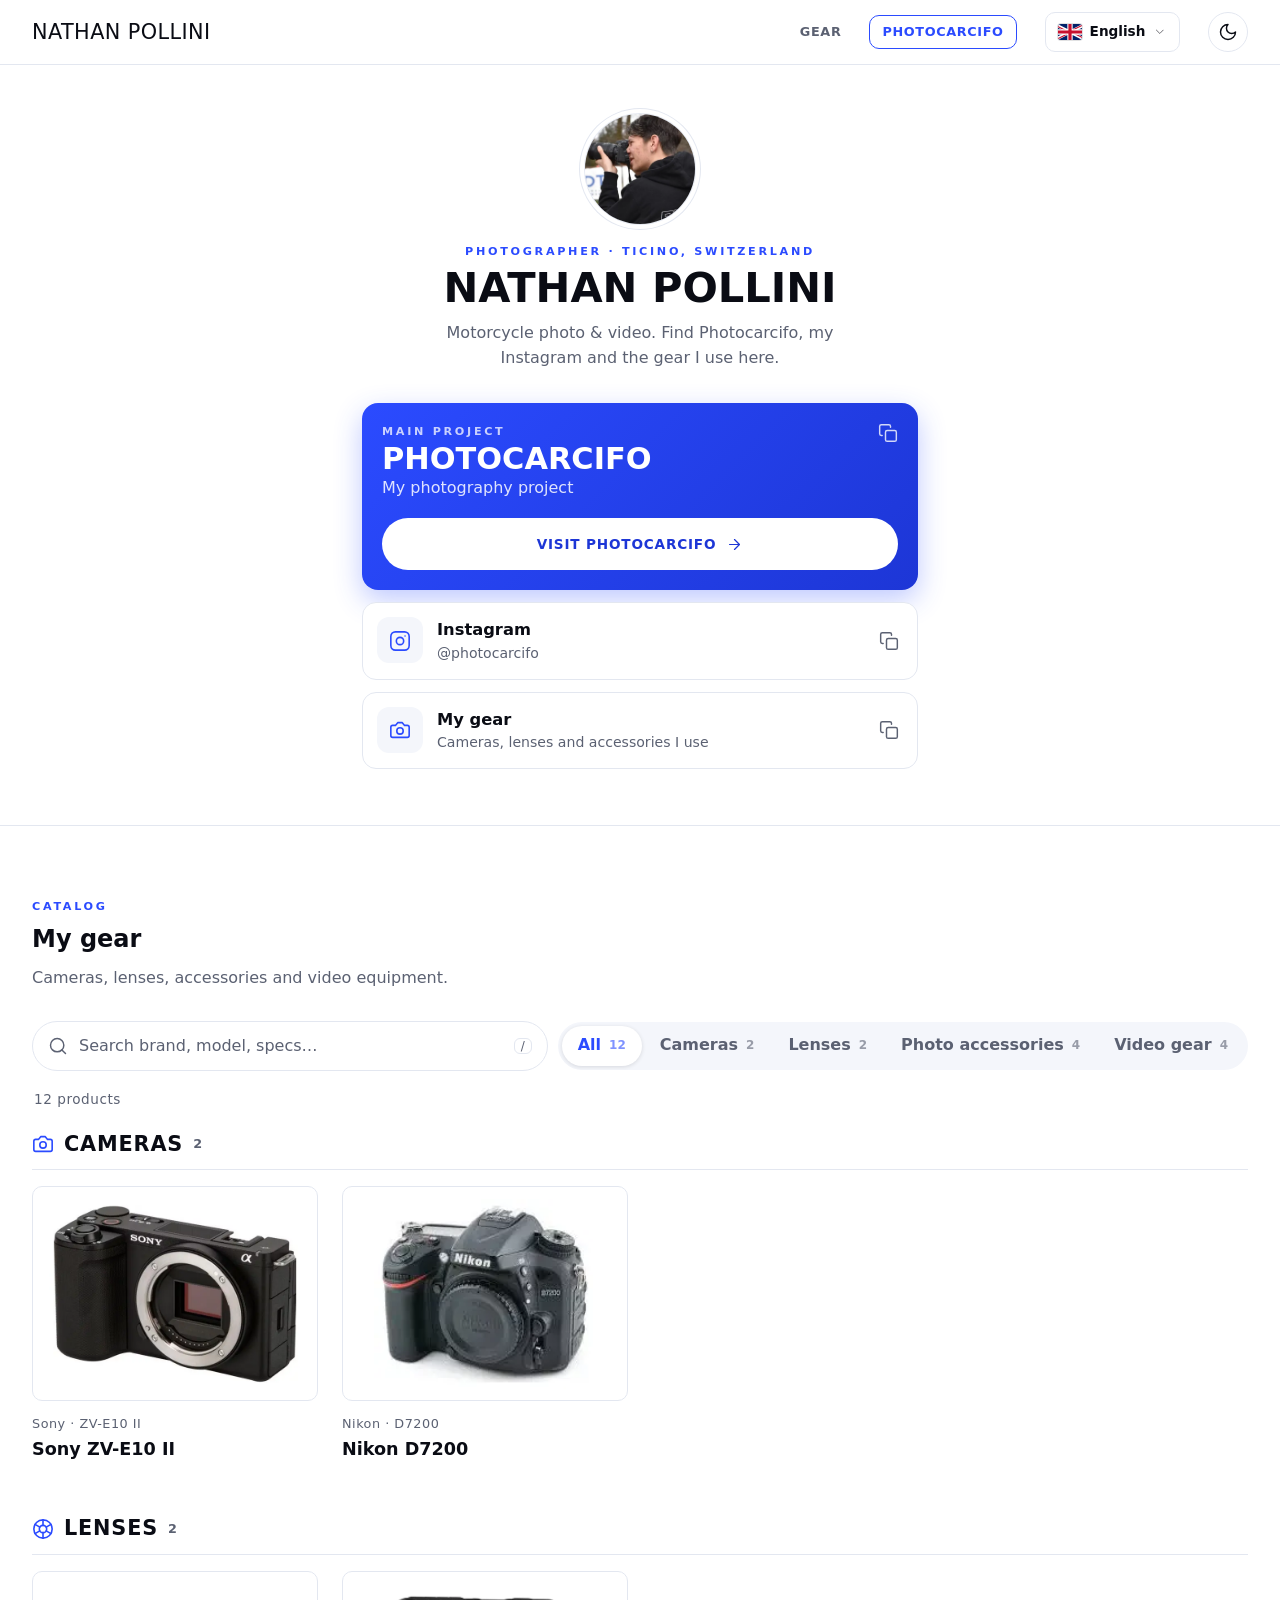
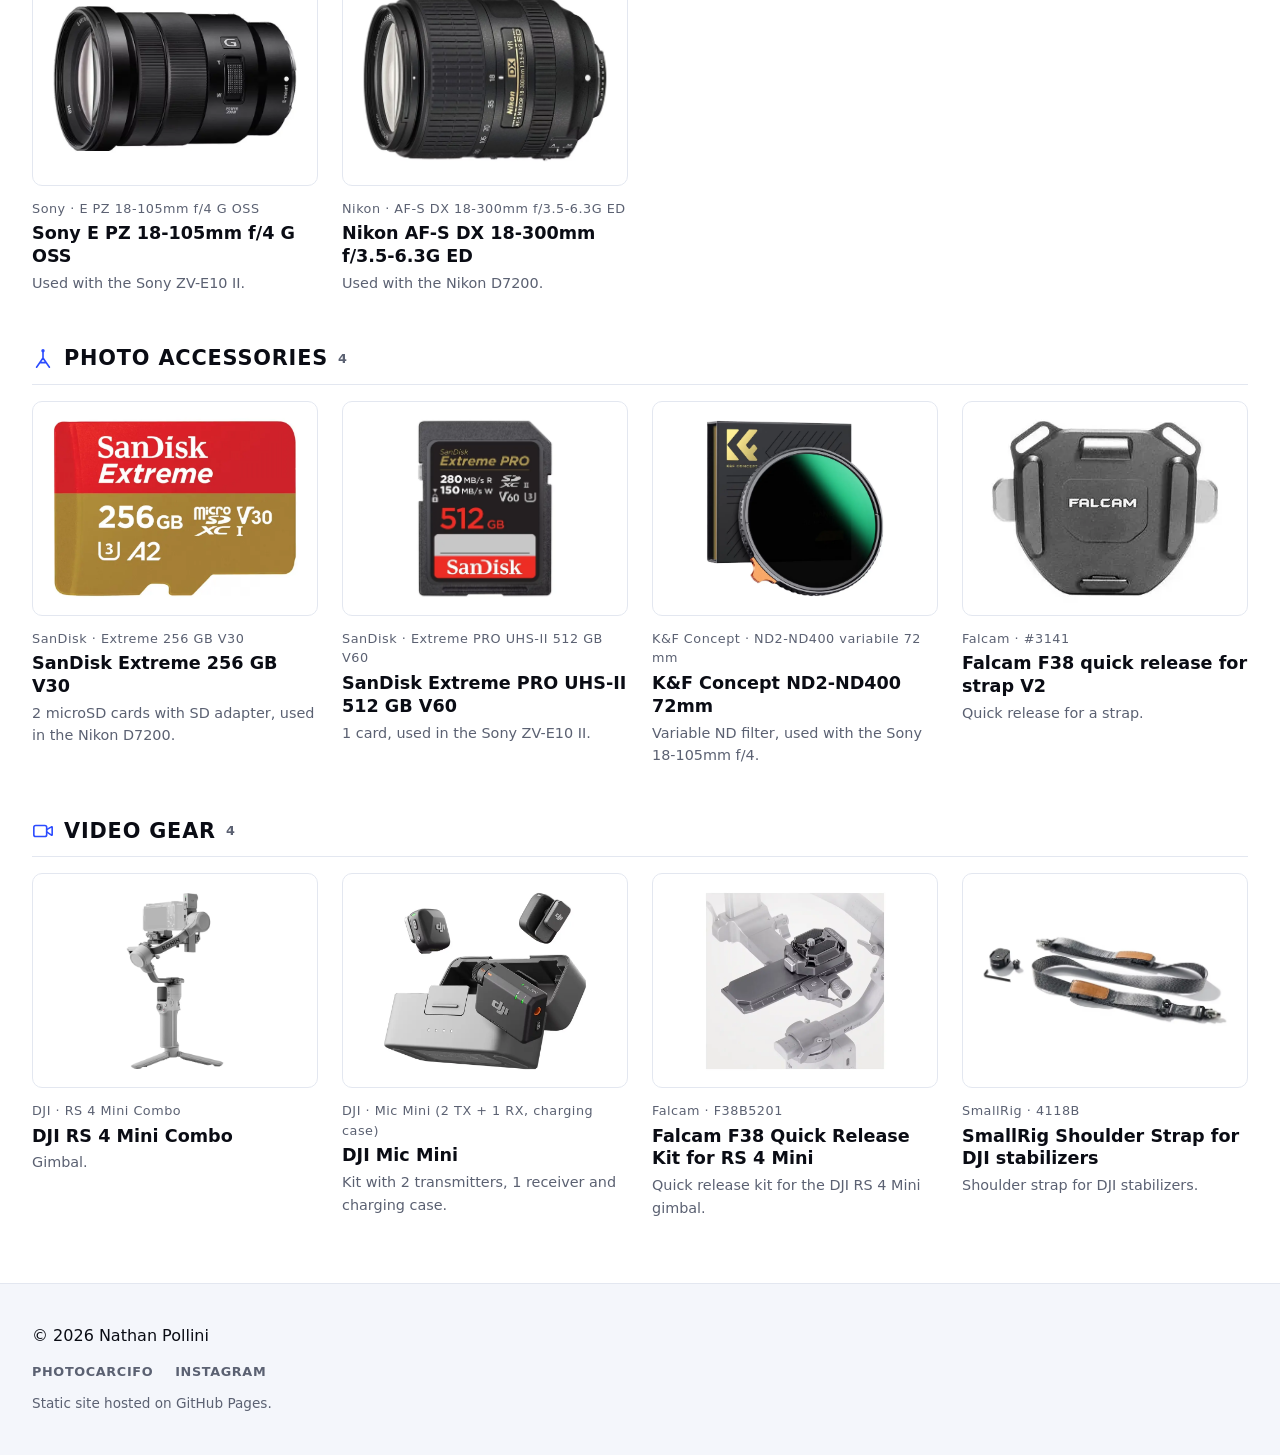
<file: index.html>
<!doctype html>
<html lang="it" data-theme="light">
<head>
  <meta charset="utf-8">
  <meta name="viewport" content="width=device-width, initial-scale=1, viewport-fit=cover">
  <title>Nathan Pollini · Gear — Attrezzatura fotografica</title>
  <meta name="description" content="Photocarcifo, il mio Instagram e l'attrezzatura fotografica e video che uso: fotocamere, obiettivi e accessori.">
  <meta name="author" content="Nathan Pollini">
  <meta name="theme-color" content="#ffffff">
  <link rel="canonical" href="https://gear.photocarcifo.ch/">

  <!-- Open Graph / Twitter (i social non eseguono JavaScript: questi tag restano statici) -->
  <meta property="og:type" content="website">
  <meta property="og:site_name" content="Nathan Pollini · Gear">
  <meta property="og:locale" content="it_IT">
  <meta property="og:title" content="Nathan Pollini · Gear">
  <meta property="og:description" content="Photocarcifo, Instagram e la mia attrezzatura fotografica e video.">
  <meta property="og:url" content="https://gear.photocarcifo.ch/">
  <meta property="og:image" content="https://gear.photocarcifo.ch/assets/img/og.png">
  <meta property="og:image:width" content="1200">
  <meta property="og:image:height" content="630">
  <meta property="og:image:alt" content="Nathan Pollini · Gear">
  <meta name="twitter:card" content="summary_large_image">
  <meta name="twitter:title" content="Nathan Pollini · Gear">
  <meta name="twitter:description" content="Photocarcifo, Instagram e la mia attrezzatura fotografica e video.">
  <meta name="twitter:image" content="https://gear.photocarcifo.ch/assets/img/og.png">

  <link rel="icon" href="assets/img/favicon.svg" type="image/svg+xml">
  <link rel="icon" href="assets/img/favicon-32.png" sizes="32x32" type="image/png">
  <link rel="apple-touch-icon" href="assets/img/apple-touch-icon.png">

  <script type="application/ld+json">
  {"@context":"https://schema.org","@type":"Person","name":"Nathan Pollini","url":"https://gear.photocarcifo.ch/","sameAs":["https://photocarcifo.ch","https://www.instagram.com/photocarcifo/"]}
  </script>

  <script>
    /* Applica il tema salvato prima del rendering per evitare lampeggiamenti. Default: chiaro. */
    try { var savedTheme = localStorage.getItem('theme'); if (savedTheme === 'light' || savedTheme === 'dark') document.documentElement.dataset.theme = savedTheme; } catch (e) {}
  </script>
  <link rel="preload" href="data/profile.json" as="fetch" crossorigin>
  <link rel="stylesheet" href="assets/css/style.css?v=20261122h">
  <script src="assets/js/i18n.js?v=20261122h" defer></script>
  <script src="assets/js/app.js?v=20261122h" defer></script>
</head>
<body>
  <a class="skip" href="#main" data-i18n="skip">Vai al contenuto</a>

  <header class="site-header">
    <div class="container">
      <a class="logo" href="#top" aria-label="Nathan Pollini · Gear">Nathan Pollini</a>
      <nav class="nav" aria-label="Navigazione principale" data-i18n-attr="aria-label:nav_label">
        <a class="hide-sm" href="#equipment" data-i18n="nav_gear">Attrezzatura</a>
        <a class="nav-cta" href="https://photocarcifo.ch" target="_blank" rel="noopener noreferrer">Photocarcifo</a>
        <div class="lang">
          <button id="lang-btn" class="lang-btn" type="button" aria-haspopup="true" aria-expanded="false"></button>
          <ul id="lang-menu" class="lang-menu" hidden></ul>
        </div>
        <button id="theme-toggle" class="icon-btn theme-toggle" type="button" aria-label="Passa al tema scuro" title="Cambia tema"></button>
      </nav>
    </div>
  </header>

  <main id="main">
    <div id="top" class="hero">
      <div class="container linktree">
        <header class="profile" id="profile">
          <img id="avatar" class="avatar" src="assets/img/profile.webp" alt="Foto profilo di Nathan Pollini" width="120" height="120" decoding="async">
          <p id="tagline" class="tagline"></p>
          <h1 id="name">Nathan Pollini</h1>
          <p id="bio" class="bio"></p>
          <ul id="social" class="social" aria-label="Social" hidden></ul>
        </header>

        <section id="featured" class="featured" aria-label="Progetto principale"></section>
        <div id="links"></div>
      </div>
    </div>

    <section id="equipment" class="container" aria-labelledby="equipment-title">
      <div class="section-head">
        <span class="eyebrow blue" data-i18n="catalog">Catalogo</span>
        <h2 id="equipment-title" data-i18n="gear_title">La mia attrezzatura</h2>
        <p class="muted" data-i18n="gear_sub">Fotocamere, obiettivi, accessori e attrezzatura video.</p>
      </div>

      <div class="toolbar" role="search">
        <div class="search">
          <svg class="icon" viewBox="0 0 24 24" fill="none" stroke="currentColor" stroke-width="1.75" stroke-linecap="round" aria-hidden="true"><circle cx="11" cy="11" r="8"/><path d="m21 21-4.3-4.3"/></svg>
          <input id="search" type="search" placeholder="Cerca marca, modello, specifiche…" aria-label="Cerca nell'attrezzatura" data-i18n-attr="placeholder:search_ph;aria-label:search_label" autocomplete="off" spellcheck="false">
          <kbd aria-hidden="true">/</kbd>
        </div>
        <div id="chips" class="chips" role="group" aria-label="Filtra per categoria" data-i18n-attr="aria-label:cat_filter"></div>
      </div>
      <p id="count" class="muted count" role="status" aria-live="polite"></p>
      <div id="catalog"></div>
    </section>

    <noscript><p class="noscript">Questo sito richiede JavaScript per mostrare i contenuti. Visita <a href="https://photocarcifo.ch">photocarcifo.ch</a>.</p></noscript>
  </main>

  <footer id="footer" class="footer">
    <div class="container">
      <p>© <span id="year">2026</span> Nathan Pollini</p>
      <ul id="footer-links" class="footer-links"></ul>
      <p id="footer-text" class="muted small"></p>
    </div>
  </footer>

  <dialog id="product-dialog" class="dialog" aria-labelledby="pd-title"></dialog>
  <dialog id="lightbox" class="lightbox" aria-label="Immagine ingrandita">
    <button class="icon-btn lb-close" type="button" aria-label="Chiudi immagine" data-close></button>
    <img alt="">
    <p class="lb-caption"></p>
  </dialog>
  <div id="toast" class="toast" role="status" aria-live="polite"></div>
</body>
</html>
</file>
<file: assets/css/style.css>
/* Stile allineato a photocarcifo.ch: chiaro, accento blu, titoli maiuscoli, font di sistema */
:root {
  --bg: #ffffff;
  --bg-soft: #f4f6fb;
  --bg-dark: #0a0c14;
  --ink: #0a0c14;
  --ink-soft: #5b6172;
  --line: #e3e7f0;
  --accent: #2b4bff;
  --accent-ink: #ffffff;
  --glow: rgba(43, 75, 255, .18);
  --radius: 10px;
  --shadow: 0 14px 40px rgba(10, 12, 20, .12);
  --ease: cubic-bezier(.22, 1, .36, 1);
  --font: ui-sans-serif, system-ui, -apple-system, "Segoe UI", Roboto, sans-serif;
  --maxw: 1440px;
  --header-h: 64px;
  color-scheme: light;
}
:root[data-theme="dark"] {
  --bg: #0a0c14;
  --bg-soft: #131726;
  --bg-dark: #05060b;
  --ink: #f4f6fb;
  --ink-soft: #a2a9bd;
  --line: #232a3d;
  --accent: #6f86ff;
  --accent-ink: #0a0c14;
  --glow: rgba(111, 134, 255, .2);
  --shadow: 0 14px 40px rgba(0, 0, 0, .5);
  color-scheme: dark;
}

/* ===== Base ===== */
*, *::before, *::after { box-sizing: border-box; }
html { -webkit-text-size-adjust: 100%; scroll-behavior: smooth; scroll-padding-top: calc(var(--header-h) + 8px); }
body {
  margin: 0; font-family: var(--font); font-size: 16px; line-height: 1.55;
  color: var(--ink); background: var(--bg); -webkit-font-smoothing: antialiased; min-height: 100vh;
  transition: background-color .3s var(--ease), color .3s var(--ease);
  padding-left: env(safe-area-inset-left); padding-right: env(safe-area-inset-right);
}
body.lock { overflow: hidden; }
h1, h2, h3, p { margin: 0; }
a { color: inherit; text-decoration: none; }
img { max-width: 100%; display: block; }
ul { list-style: none; margin: 0; padding: 0; }
button, input, select { font: inherit; color: inherit; }
button { cursor: pointer; }
:focus-visible { outline: 3px solid var(--accent); outline-offset: 3px; border-radius: 6px; }
.muted { color: var(--ink-soft); }
.small { font-size: .85rem; }
.sr-only { position: absolute; width: 1px; height: 1px; overflow: hidden; clip: rect(0 0 0 0); white-space: nowrap; }
.skip { position: absolute; left: 12px; top: -60px; z-index: 100; background: var(--accent); color: var(--accent-ink); padding: 10px 16px; border-radius: var(--radius); font-weight: 600; transition: top .2s; }
.skip:focus { top: 12px; }
.icon { width: 1.25em; height: 1.25em; flex: none; }
.container { width: 100%; max-width: var(--maxw); margin: 0 auto; padding: 0 clamp(1rem, 4vw, 2rem); }
.eyebrow { display: block; font-size: .7rem; letter-spacing: .24em; text-transform: uppercase; color: var(--ink-soft); font-weight: 600; }
.eyebrow.blue { color: var(--accent); }

@keyframes rise { from { opacity: 0; transform: translateY(14px); } to { opacity: 1; transform: none; } }
.rise { animation: rise .6s var(--ease) both; animation-delay: calc(var(--i, 0) * 55ms); }

/* ===== Header ===== */
.site-header { position: sticky; top: 0; z-index: 60; background: color-mix(in srgb, var(--bg) 93%, transparent); border-bottom: 1px solid var(--line); backdrop-filter: blur(8px); -webkit-backdrop-filter: blur(8px); padding-top: env(safe-area-inset-top); }
.site-header .container { display: flex; align-items: center; justify-content: space-between; gap: 1rem; height: var(--header-h); }
.logo { font-size: clamp(1.05rem, 3.5vw, 1.3rem); letter-spacing: .02em; text-transform: uppercase; }
.nav { display: flex; align-items: center; gap: clamp(.8rem, 3vw, 1.75rem); }
.nav a { font-size: clamp(.7rem, 2vw, .8rem); letter-spacing: .05em; text-transform: uppercase; font-weight: 600; color: var(--ink-soft); white-space: nowrap; transition: color .2s; }
.nav a:hover { color: var(--ink); }
.nav a.nav-cta { color: var(--ink); border: 1.5px solid var(--accent); color: var(--accent); padding: .35rem .75rem; border-radius: var(--radius); }
.nav a.nav-cta:hover { background: var(--accent); color: var(--accent-ink); }
.icon-btn { display: inline-grid; place-items: center; width: 40px; height: 40px; border-radius: 50%; background: transparent; border: 1px solid var(--line); color: var(--ink); transition: transform .2s var(--ease), border-color .2s, background .2s; }
.icon-btn:hover { border-color: var(--ink-soft); background: var(--bg-soft); }
.icon-btn:active { transform: scale(.94); }
@media (max-width: 560px) { .nav a.hide-sm { display: none; } }

/* ===== Buttons ===== */
.btn { display: inline-flex; align-items: center; justify-content: center; gap: 10px; min-height: 48px; padding: 0 24px; border-radius: 999px; font-weight: 700; letter-spacing: .06em; text-transform: uppercase; font-size: .85rem; border: 1px solid var(--line); background: var(--bg-soft); transition: transform .2s var(--ease), box-shadow .2s, background .2s; }
.btn:hover { transform: translateY(-2px); }
.btn-primary { background: var(--accent); color: var(--accent-ink); border-color: transparent; box-shadow: 0 8px 24px var(--glow); }
.copy-btn { width: 40px; height: 40px; border-color: transparent; color: var(--ink-soft); }
.copy-btn:hover { color: var(--ink); }
.copy-btn.done { color: #008562; }

/* ===== Profilo + link in stile Linktree: colonna centrata, righe una sotto l'altra ===== */
.hero { padding: clamp(1.75rem, 5vw, 3rem) 0 clamp(2rem, 5vw, 3.5rem); border-bottom: 1px solid var(--line); }
.linktree { max-width: 620px; }
.profile { display: flex; flex-direction: column; align-items: center; text-align: center; animation: rise .6s var(--ease) both; }
.avatar { width: 112px; height: 112px; border-radius: 50%; object-fit: cover; border: 1px solid var(--line); box-shadow: 0 0 0 4px var(--bg), 0 0 0 5px var(--line); margin-bottom: 1.1rem; }
.tagline { font-size: .7rem; letter-spacing: .24em; text-transform: uppercase; color: var(--accent); font-weight: 700; }
.profile h1 { font-size: clamp(1.8rem, 7vw, 2.6rem); line-height: 1.05; text-transform: uppercase; font-weight: 800; margin-top: .35rem; }
.bio { margin-top: .75rem; color: var(--ink-soft); max-width: 44ch; }
.social { display: flex; gap: 8px; margin-top: 1rem; justify-content: center; flex-wrap: wrap; }
.social[hidden] { display: none; }
.social a { display: grid; place-items: center; width: 42px; height: 42px; border-radius: 50%; border: 1px solid var(--line); transition: all .25s var(--ease); }
.social a:hover { border-color: var(--accent); color: var(--accent); transform: translateY(-2px); }
.social .icon { width: 20px; height: 20px; }

/* Photocarcifo: riga principale, stesso blu del sito */
.featured { position: relative; margin-top: clamp(1.5rem, 4vw, 2rem); animation: rise .6s .1s var(--ease) both; }
.featured-card { position: relative; display: block; overflow: hidden; padding: 20px; border-radius: 16px; background: linear-gradient(135deg, #2b4bff, #1d36d6); color: #fff; box-shadow: 0 10px 28px rgba(43, 75, 255, .3); transition: transform .3s var(--ease), box-shadow .3s; }
.featured-card:hover { transform: translateY(-3px); box-shadow: 0 16px 36px rgba(43, 75, 255, .4); }
.featured-head { display: flex; align-items: center; gap: 16px; margin-bottom: 18px; padding-right: 36px; }
.featured-icon { width: 64px; height: 64px; border-radius: 14px; flex: none; background: #0a0c14; }
.featured .eyebrow { color: rgba(255, 255, 255, .75); margin-bottom: 2px; }
.featured h2 { font-size: clamp(1.5rem, 6vw, 1.9rem); text-transform: uppercase; line-height: 1.1; font-weight: 800; }
.featured p { color: rgba(255, 255, 255, .85); }
.featured .btn { width: 100%; min-height: 52px; background: #fff; color: #1d36d6; border-color: transparent; box-shadow: none; }
.featured .btn:hover { background: #0a0c14; color: #fff; }
.featured .btn .icon { transition: transform .25s var(--ease); }
.featured-card:hover .btn .icon { transform: translateX(4px); }
.featured > .copy-btn { position: absolute; top: 10px; right: 10px; z-index: 2; color: rgba(255, 255, 255, .8); }
.featured > .copy-btn:hover { background: rgba(255, 255, 255, .18); color: #fff; }

/* Righe di link */
.group { margin-top: 12px; }
.group h2 { font-size: .75rem; letter-spacing: .24em; text-transform: uppercase; color: var(--ink-soft); font-weight: 600; margin: 1.5rem 0 .75rem; }
.link-list { display: grid; gap: 12px; grid-template-columns: minmax(0, 1fr); }
.link-card { min-width: 0; position: relative; display: flex; align-items: center; border-radius: 14px; background: var(--bg); border: 1px solid var(--line); transition: transform .25s var(--ease), border-color .2s, box-shadow .25s; }
.link-card:hover { transform: translateY(-2px); border-color: var(--accent); box-shadow: var(--shadow); }
.link-main { display: flex; align-items: center; gap: 14px; flex: 1; min-width: 0; padding: 14px 6px 14px 14px; min-height: 72px; border-radius: 14px; }
.link-ico { display: grid; place-items: center; width: 46px; height: 46px; border-radius: 12px; background: var(--bg-soft); color: var(--accent); flex: none; transition: background .25s, color .25s; }
.link-ico img { width: 46px; height: 46px; border-radius: 12px; object-fit: cover; }
.link-card:hover .link-ico { background: var(--accent); color: var(--accent-ink); }
.link-ico .icon { width: 22px; height: 22px; }
.link-text { min-width: 0; display: block; }
.link-text strong { display: block; font-weight: 700; font-size: 1.02rem; }
.link-text > span { display: block; color: var(--ink-soft); font-size: .88rem; overflow: hidden; text-overflow: ellipsis; white-space: nowrap; }
.link-card .copy-btn { margin-right: 8px; }
.tag { display: inline-block; font-size: .65rem; letter-spacing: .08em; text-transform: uppercase; font-weight: 700; padding: 2px 8px; border-radius: 999px; background: #fff4d6; color: #8a5a00; vertical-align: middle; margin-left: 6px; }

/* ===== Attrezzatura ===== */
#equipment { padding-top: clamp(2.5rem, 7vw, 4.5rem); }
.section-head { margin-bottom: 1.25rem; }
.section-head h2 { margin-top: .35rem; }
.section-head p { margin-top: .5rem; }
.toolbar { display: flex; gap: 10px; flex-wrap: wrap; align-items: center; position: sticky; top: var(--header-h); z-index: 10; padding: 10px 0; background: color-mix(in srgb, var(--bg) 92%, transparent); backdrop-filter: blur(10px); -webkit-backdrop-filter: blur(10px); }
.search { position: relative; flex: 1 1 280px; display: flex; align-items: center; }
.search .icon { position: absolute; left: 16px; color: var(--ink-soft); pointer-events: none; }
.search input { width: 100%; height: 50px; padding: 0 44px 0 46px; border-radius: 999px; border: 1px solid var(--line); background: var(--bg); transition: border-color .2s, box-shadow .2s; }
.search input::placeholder { color: var(--ink-soft); }
.search input:focus { border-color: var(--accent); box-shadow: 0 0 0 4px var(--glow); outline: none; }
.search kbd { position: absolute; right: 16px; font: .75rem var(--font); color: var(--ink-soft); border: 1px solid var(--line); border-radius: 6px; padding: 0 6px; }
@media (hover: none) { .search kbd { display: none; } }
.chips { display: inline-flex; gap: 2px; max-width: 100%; overflow-x: auto; padding: 4px; border-radius: 999px; background: var(--bg-soft); scrollbar-width: none; }
.chips::-webkit-scrollbar { display: none; }
.chip { flex: none; min-height: 40px; padding: 0 16px; border-radius: 999px; border: 0; background: transparent; color: var(--ink-soft); font-weight: 600; white-space: nowrap; display: inline-flex; align-items: center; gap: 8px; transition: all .2s var(--ease); }
.chip:hover { color: var(--ink); }
.chip[aria-pressed="true"] { background: var(--bg); color: var(--accent); box-shadow: 0 1px 4px rgba(10, 12, 20, .12); }
.chip small { opacity: .6; font-size: .75rem; }
.count { margin: 8px 2px 18px; font-size: .85rem; letter-spacing: .04em; }
.cat-block { margin-bottom: clamp(2rem, 5vw, 3rem); }
.cat-block > h3 { display: flex; align-items: center; gap: 10px; font-size: clamp(1rem, 2.4vw, 1.3rem); text-transform: uppercase; letter-spacing: .04em; font-weight: 800; margin-bottom: 1rem; padding-bottom: .6rem; border-bottom: 1px solid var(--line); }
.cat-block > h3 .icon { color: var(--accent); width: 22px; height: 22px; }
.cat-block > h3 small { color: var(--ink-soft); font-weight: 600; font-size: .8rem; }
.grid { display: grid; gap: clamp(.75rem, 2.5vw, 1.5rem); grid-template-columns: repeat(auto-fill, minmax(min(100%, 260px), 1fr)); }
.product { position: relative; display: flex; flex-direction: column; animation: rise .6s var(--ease) both; animation-delay: calc(var(--i, 0) * 55ms); }
.thumb { position: relative; overflow: hidden; background: #fff; aspect-ratio: 4 / 3; border-radius: var(--radius); border: 1px solid var(--line); transition: box-shadow .3s var(--ease), border-color .3s; }
.thumb img { width: 100%; height: 100%; object-fit: contain; padding: 4%; transition: transform .7s var(--ease); }
.thumb img.is-ph, .pd-image img.is-ph { object-fit: cover; padding: 0; }
.product:hover .thumb, .product:focus-within .thumb { box-shadow: var(--shadow); border-color: var(--ink-soft); }
.product:hover .thumb img { transform: scale(1.05); }
.p-body { padding: .8rem 0 0; display: flex; flex-direction: column; gap: 4px; flex: 1; }
.badges { display: flex; gap: 6px; flex-wrap: wrap; }
.badge { display: inline-block; font-size: .65rem; font-weight: 700; letter-spacing: .12em; text-transform: uppercase; padding: 3px 10px; border-radius: 999px; background: var(--bg-soft); color: var(--ink-soft); }
.badge.ph { background: #fff4d6; color: #8a5a00; }
.brand { color: var(--ink-soft); font-size: .8rem; letter-spacing: .04em; }
.product h3 { font-size: clamp(.95rem, 2vw, 1.1rem); line-height: 1.3; font-weight: 700; }
.product h3 button { all: unset; cursor: pointer; }
.product h3 button::after { content: ""; position: absolute; inset: 0; border-radius: var(--radius); }
.product h3 button:focus-visible { outline: none; }
.product h3 button:focus-visible::after { outline: 3px solid var(--accent); outline-offset: 2px; }
.p-desc { color: var(--ink-soft); font-size: .9rem; display: -webkit-box; -webkit-line-clamp: 3; -webkit-box-orient: vertical; overflow: hidden; }
.empty { text-align: center; padding: 56px 16px; color: var(--ink-soft); border: 1px dashed var(--line); border-radius: var(--radius); }
.empty strong { display: block; color: var(--ink); font-size: 1.1rem; margin-bottom: 4px; }
.error-box { padding: 20px; border-radius: var(--radius); border: 1px solid #cc1f4e; color: #cc1f4e; background: #fff1f4; }
.noscript { text-align: center; padding: 24px; }

/* ===== Scheda prodotto ===== */
.dialog { width: min(100% - 24px, 760px); max-height: min(92dvh, 900px); padding: 0; border: 1px solid var(--line); border-radius: 16px; background: var(--bg); color: var(--ink); box-shadow: var(--shadow); overflow: auto; overscroll-behavior: contain; }
.dialog[open] { animation: pop .35s var(--ease); }
.dialog::backdrop, .lightbox::backdrop { background: rgba(10, 12, 20, .6); backdrop-filter: blur(6px); -webkit-backdrop-filter: blur(6px); }
.dialog[open]::backdrop, .lightbox[open]::backdrop { animation: fade .3s ease; }
@keyframes pop { from { opacity: 0; transform: translateY(18px) scale(.97); } to { opacity: 1; transform: none; } }
@keyframes fade { from { opacity: 0; } to { opacity: 1; } }
.pd-close { position: absolute; top: 12px; right: 12px; z-index: 2; background: color-mix(in srgb, var(--bg) 85%, transparent); backdrop-filter: blur(8px); }
.pd-image { position: relative; display: block; width: 100%; padding: 0; border: 0; border-bottom: 1px solid var(--line); background: #fff; cursor: zoom-in; aspect-ratio: 4 / 3; max-height: 50dvh; overflow: hidden; }
.pd-image img { width: 100%; height: 100%; object-fit: contain; padding: 3%; }
.pd-zoom { position: absolute; right: 12px; bottom: 12px; display: inline-flex; gap: 6px; align-items: center; font-size: .75rem; letter-spacing: .06em; text-transform: uppercase; padding: 6px 12px; border-radius: 999px; background: rgba(10, 12, 20, .75); color: #fff; }
.pd-body { padding: 22px 24px 26px; display: grid; gap: 14px; }
.pd-body h2 { font-size: clamp(1.3rem, 4vw, 1.7rem); line-height: 1.2; text-transform: uppercase; font-weight: 800; }
.specs { display: grid; grid-template-columns: max-content 1fr; gap: 0 18px; margin: 0; border-top: 1px solid var(--line); }
.specs dt, .specs dd { margin: 0; padding: 9px 0; border-bottom: 1px solid var(--line); }
.specs dt { color: var(--ink-soft); }
.pd-actions { display: flex; gap: 10px; flex-wrap: wrap; }
.pd-actions .btn { min-height: 44px; padding: 0 18px; font-size: .78rem; }

.lightbox { width: 100vw; max-width: 100vw; height: 100dvh; max-height: 100dvh; margin: 0; padding: 20px; border: 0; background: transparent; color: #fff; overflow: hidden; }
.lightbox[open] { display: flex; flex-direction: column; align-items: center; justify-content: center; gap: 12px; animation: fade .25s ease; }
.lightbox img { max-width: min(100%, 1400px); max-height: calc(100dvh - 120px); object-fit: contain; border-radius: var(--radius); cursor: zoom-out; animation: pop .35s var(--ease); background: #fff; }
.lb-close { position: absolute; top: calc(14px + env(safe-area-inset-top)); right: 14px; background: rgba(255, 255, 255, .18); color: #fff; border-color: transparent; }
.lb-caption { color: #e5e8f2; font-size: .95rem; text-align: center; }

/* ===== Footer e toast ===== */
.footer { margin-top: clamp(2.5rem, 7vw, 4rem); padding: 2.5rem 0 calc(2.5rem + env(safe-area-inset-bottom)); border-top: 1px solid var(--line); background: var(--bg-soft); }
.footer .container { display: grid; gap: 10px; }
.footer-links { display: flex; gap: 8px 22px; flex-wrap: wrap; }
.footer-links a { color: var(--ink-soft); padding: 6px 0; font-size: .8rem; letter-spacing: .05em; text-transform: uppercase; font-weight: 600; transition: color .2s; }
.footer-links a:hover { color: var(--accent); }
.toast { position: fixed; left: 50%; bottom: calc(24px + env(safe-area-inset-bottom)); transform: translate(-50%, 20px); opacity: 0; pointer-events: none; z-index: 1000; background: var(--ink); color: var(--bg); padding: 10px 18px; border-radius: 999px; font-weight: 600; font-size: .9rem; transition: all .3s var(--ease); }
.toast.show { opacity: 1; transform: translate(-50%, 0); }

/* ===== 404 ===== */
.nf { min-height: 100dvh; display: grid; place-items: center; text-align: center; padding: 24px; }
.nf h1 { font-size: clamp(4rem, 22vw, 8rem); line-height: 1; letter-spacing: -.04em; color: var(--accent); font-weight: 800; }
.nf p { color: var(--ink-soft); margin: 8px 0 24px; }

@media (max-width: 560px) {
  .grid { grid-template-columns: repeat(2, minmax(0, 1fr)); gap: 12px; }
  .toolbar { position: static; padding: 6px 0; }
  .thumb img { padding: 6%; }
  .product h3 { font-size: .92rem; }
  .p-desc { -webkit-line-clamp: 2; font-size: .82rem; }
  .brand { font-size: .72rem; }
}
@media (max-width: 520px) { .pd-body { padding: 18px 18px 22px; } .pd-image { aspect-ratio: 16 / 10; max-height: 30dvh; } .toolbar { top: var(--header-h); } }
@media (prefers-reduced-motion: reduce) {
  *, *::before, *::after { animation-duration: .01ms !important; animation-delay: 0s !important; transition-duration: .01ms !important; scroll-behavior: auto !important; }
}

/* ===== Lingua ===== */
.lang { position: relative; }
.lang-btn { display: inline-flex; align-items: center; gap: 8px; height: 40px; padding: 0 12px; border: 1px solid var(--line); border-radius: var(--radius); background: var(--bg); font-size: .85rem; font-weight: 600; transition: border-color .2s, background .2s; }
.lang-btn:hover { border-color: var(--ink-soft); background: var(--bg-soft); }
.lang-btn img, .lang-opt img { width: 24px; height: 16px; border-radius: 3px; object-fit: cover; box-shadow: 0 0 0 1px rgba(10, 12, 20, .12); }
.lang-btn .icon { width: 1em; height: 1em; opacity: .6; }
.lang-menu { position: absolute; right: 0; top: calc(100% + 8px); z-index: 80; min-width: 210px; padding: 8px; border: 1px solid var(--line); border-radius: 12px; background: var(--bg); box-shadow: var(--shadow); animation: pop .2s var(--ease); }
.lang-menu[hidden] { display: none; }
.lang-head { padding: 8px 10px 6px; font-size: .68rem; letter-spacing: .24em; text-transform: uppercase; color: var(--ink-soft); font-weight: 700; }
.lang-opt { display: flex; align-items: center; gap: 12px; width: 100%; padding: 10px; border: 0; border-radius: 8px; background: transparent; text-align: left; font-weight: 600; color: var(--ink-soft); transition: background .15s, color .15s; }
.lang-opt:hover { background: var(--bg-soft); color: var(--ink); }
.lang-opt[aria-current="true"] { background: var(--bg-soft); color: var(--ink); }
.lang-opt span { flex: 1; }
.lang-opt .icon { width: 1.1em; height: 1.1em; }
.avatar { object-position: center 30%; }
@media (max-width: 560px) { .lang-name, .lang-btn .icon { display: none; } .lang-btn { padding: 0 10px; } .nav a.nav-cta { display: none; } }
</file>
